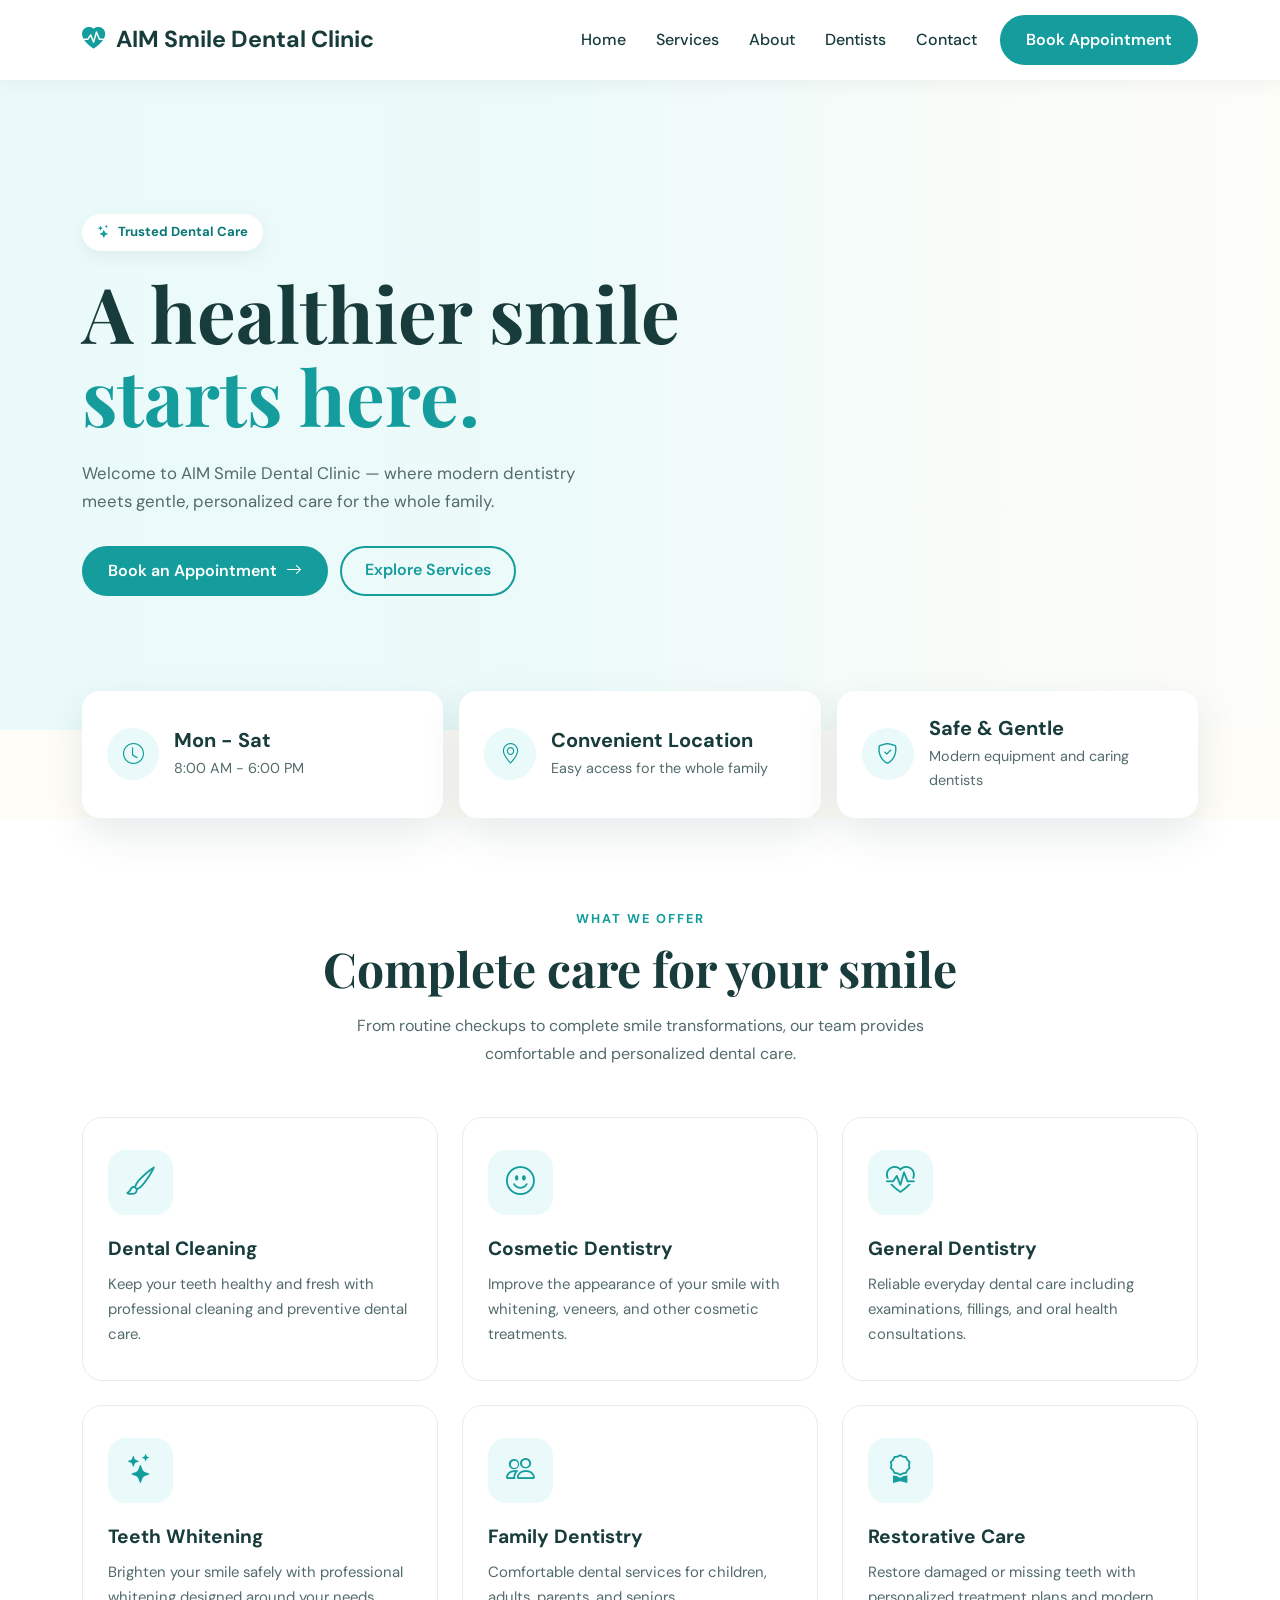
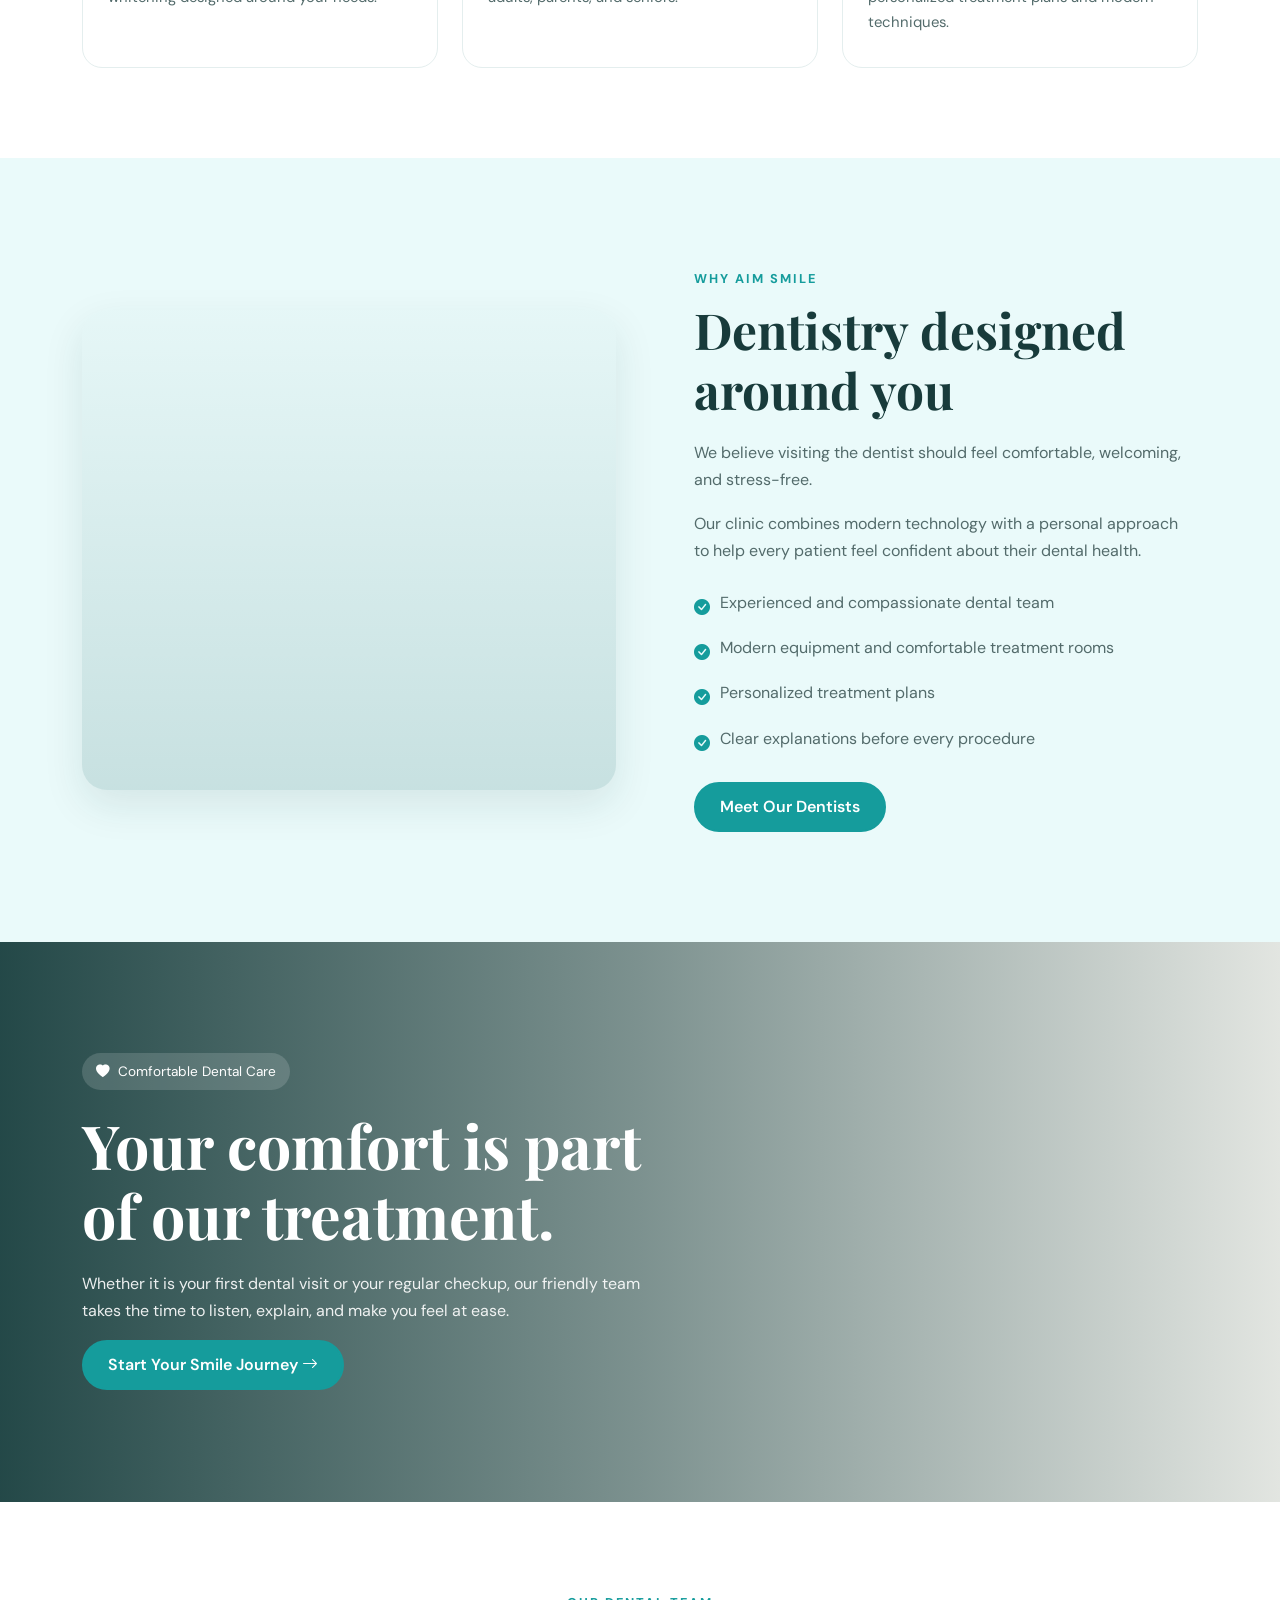
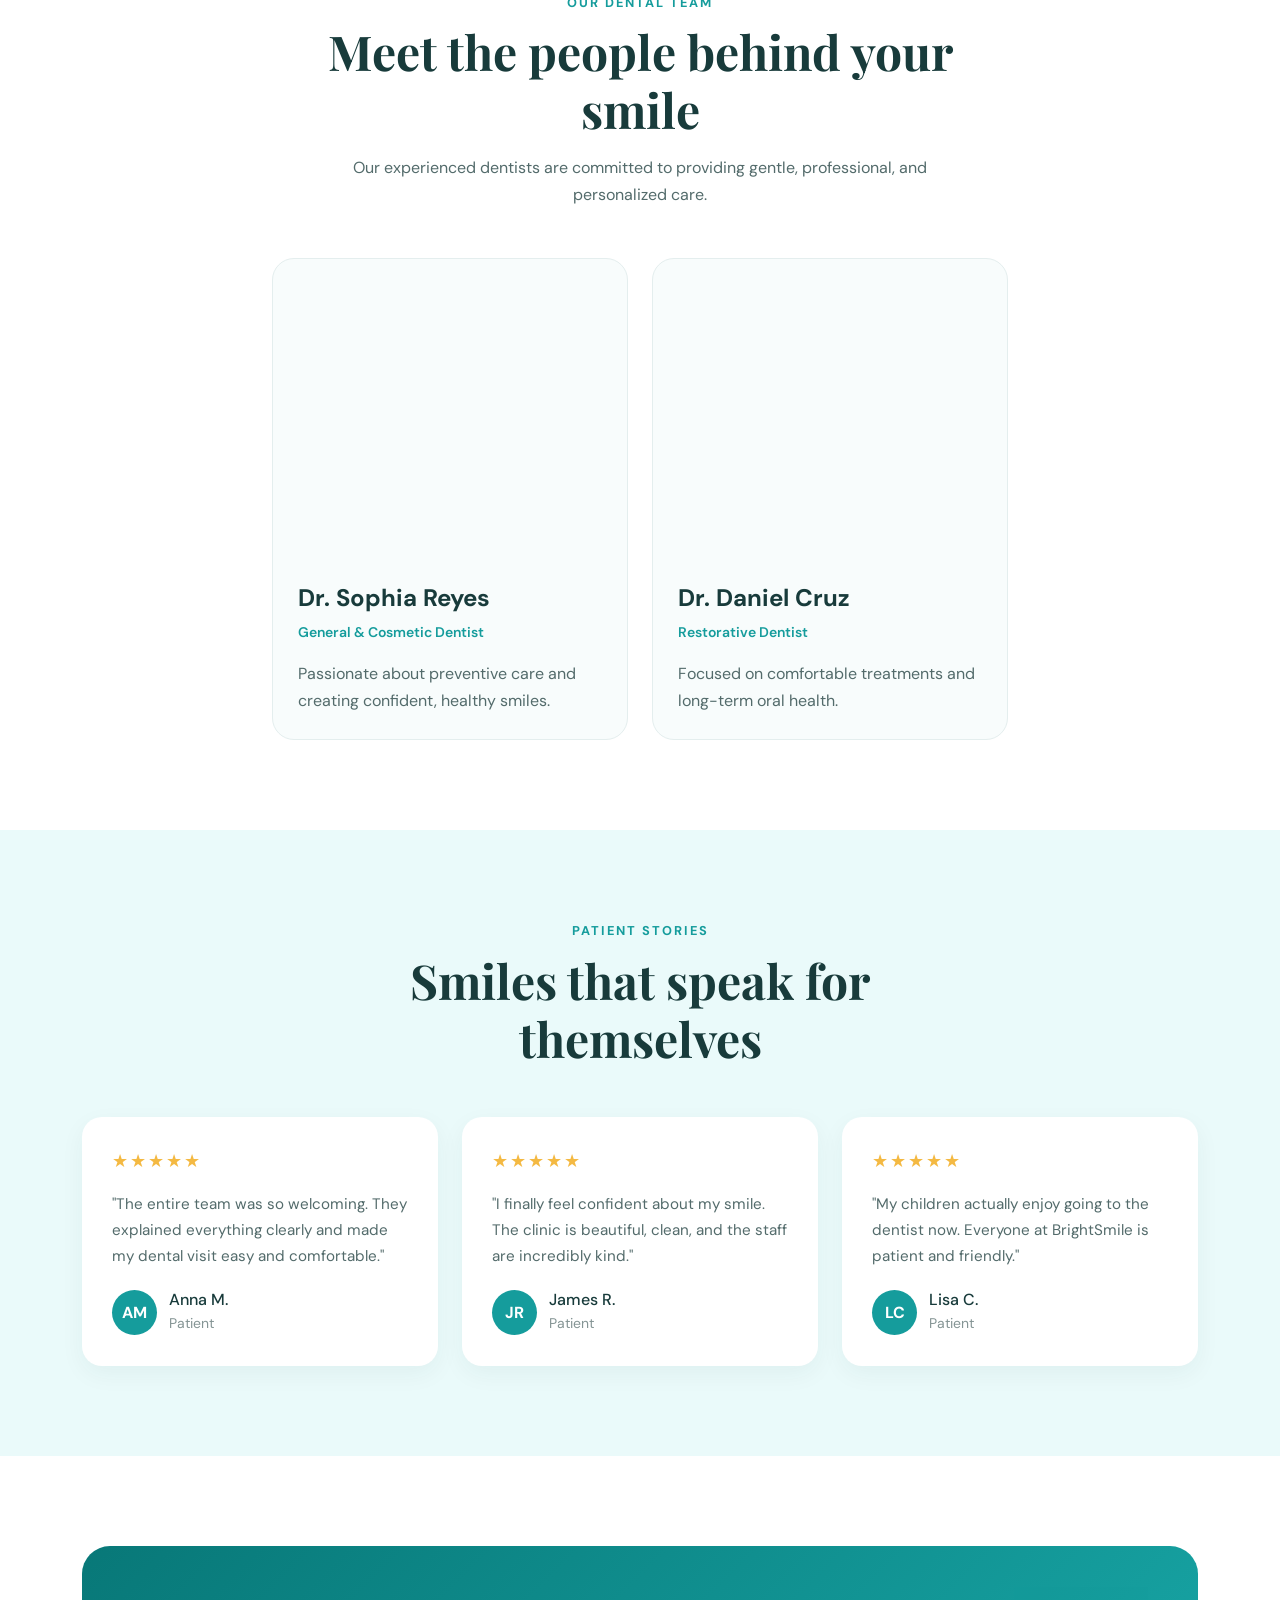
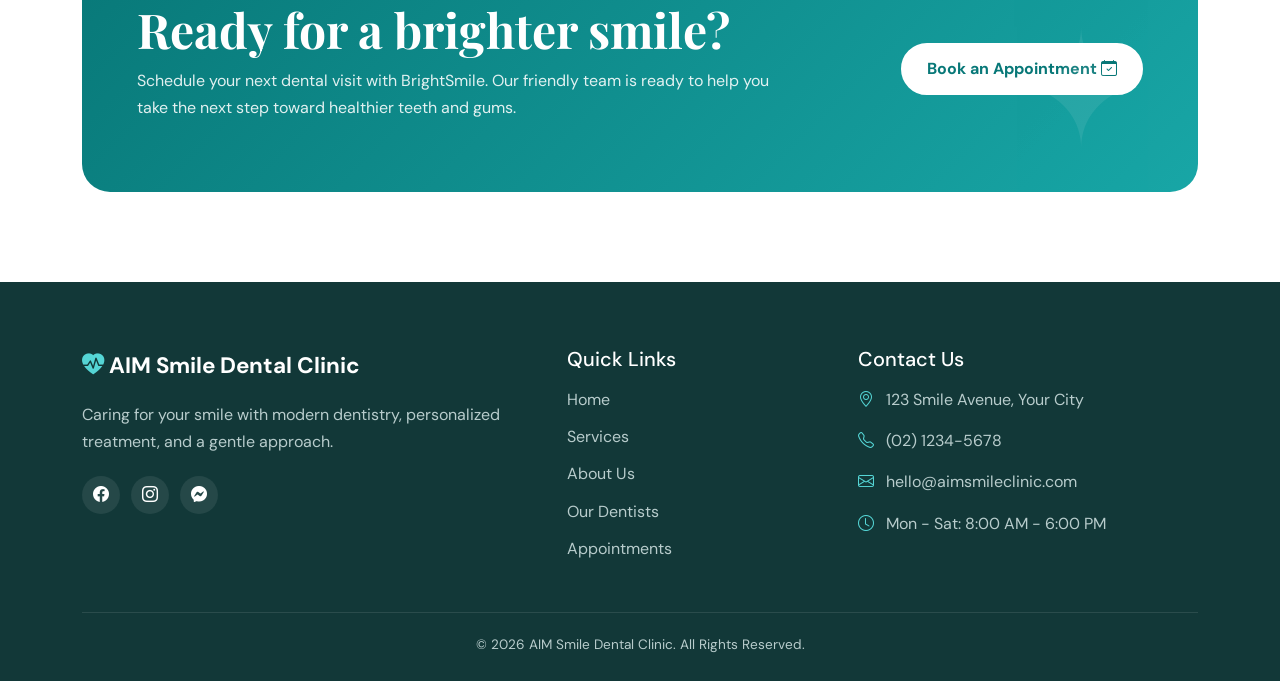
<file: index.html>
<!DOCTYPE html>
<html lang="en">
<head>
    <meta charset="UTF-8">
    <meta name="viewport" content="width=device-width, initial-scale=1.0">

    <title>AIM Smile Dental Clinic</title>

    <!-- Bootstrap 5 CSS -->
    <link
        href="https://cdn.jsdelivr.net/npm/bootstrap@5.3.3/dist/css/bootstrap.min.css"
        rel="stylesheet"
    >

    <!-- Bootstrap Icons -->
    <link
        rel="stylesheet"
        href="https://cdn.jsdelivr.net/npm/bootstrap-icons@1.11.3/font/bootstrap-icons.min.css"
    >

    <!-- Google Fonts -->
    <link rel="preconnect" href="https://fonts.googleapis.com">
    <link rel="preconnect" href="https://fonts.gstatic.com" crossorigin>
    <link
        href="https://fonts.googleapis.com/css2?family=DM+Sans:wght@400;500;600;700&family=Playfair+Display:wght@600;700&display=swap"
        rel="stylesheet"
    >

    <!-- Custom CSS -->
    <link rel="stylesheet" href="style.css">
</head>

<body>

<!-- NAVIGATION -->

<nav class="navbar navbar-expand-lg navbar-light sticky-top">
    <div class="container">

        <a class="navbar-brand" href="#home">
            <i class="bi bi-heart-pulse-fill"></i>
            AIM Smile Dental Clinic
        </a>

        <button
            class="navbar-toggler"
            type="button"
            data-bs-toggle="collapse"
            data-bs-target="#navbarNav"
            aria-controls="navbarNav"
            aria-expanded="false"
            aria-label="Toggle navigation"
        >
            <i class="bi bi-list"></i>
        </button>

        <div class="collapse navbar-collapse" id="navbarNav">

            <ul class="navbar-nav ms-auto align-items-lg-center">

                <li class="nav-item">
                    <a class="nav-link" href="#home">Home</a>
                </li>

                <li class="nav-item">
                    <a class="nav-link" href="#services">Services</a>
                </li>

                <li class="nav-item">
                    <a class="nav-link" href="#about">About</a>
                </li>

                <li class="nav-item">
                    <a class="nav-link" href="#dentists">Dentists</a>
                </li>

                <li class="nav-item">
                    <a class="nav-link" href="#contact">Contact</a>
                </li>

                <li class="nav-item ms-lg-2">
                    <a href="#appointment" class="btn btn-main">
                        Book Appointment
                    </a>
                </li>

            </ul>

        </div>
    </div>
</nav>


<!-- HERO SECTION-->

<main>

<section id="home" class="hero">

    <div class="container">

        <div class="hero-content">

            <span class="hero-label">
                <i class="bi bi-stars"></i>
                Trusted Dental Care
            </span>

            <h1>
                A healthier smile
                <span>starts here.</span>
            </h1>

            <p>
                Welcome to AIM Smile Dental Clinic — where modern
                dentistry meets gentle, personalized care for the
                whole family.
            </p>

            <div class="hero-buttons">

                <a href="#appointment" class="btn btn-main">
                    Book an Appointment
                    <i class="bi bi-arrow-right"></i>
                </a>

                <a href="#services" class="btn btn-outline-main">
                    Explore Services
                </a>

            </div>

        </div>

    </div>

</section>


<!--QUICK INFORMATION-->

<section class="quick-info">

    <div class="container">

        <div class="row g-3">

            <div class="col-md-4">

                <div class="info-box">

                    <div class="info-icon">
                        <i class="bi bi-clock"></i>
                    </div>

                    <div>
                        <h5>Mon - Sat</h5>
                        <p>8:00 AM - 6:00 PM</p>
                    </div>

                </div>

            </div>


            <div class="col-md-4">

                <div class="info-box">

                    <div class="info-icon">
                        <i class="bi bi-geo-alt"></i>
                    </div>

                    <div>
                        <h5>Convenient Location</h5>
                        <p>Easy access for the whole family</p>
                    </div>

                </div>

            </div>


            <div class="col-md-4">

                <div class="info-box">

                    <div class="info-icon">
                        <i class="bi bi-shield-check"></i>
                    </div>

                    <div>
                        <h5>Safe & Gentle</h5>
                        <p>Modern equipment and caring dentists</p>
                    </div>

                </div>

            </div>

        </div>

    </div>

</section>


<!--  SERVICES -->

<section id="services" class="section-padding services-section">

    <div class="container">

        <div class="section-title">

            <div class="small-title">
                What We Offer
            </div>

            <h2>
                Complete care for your smile
            </h2>

            <p>
                From routine checkups to complete smile transformations,
                our team provides comfortable and personalized dental care.
            </p>

        </div>


        <div class="row g-4">

            <!-- Service 1 -->
            <div class="col-md-6 col-lg-4">

                <article class="service-card">

                    <div class="service-icon">
                        <i class="bi bi-brush"></i>
                    </div>

                    <h4>Dental Cleaning</h4>

                    <p>
                        Keep your teeth healthy and fresh with professional
                        cleaning and preventive dental care.
                    </p>

                </article>

            </div>


            <!-- Service 2 -->
            <div class="col-md-6 col-lg-4">

                <article class="service-card">

                    <div class="service-icon">
                        <i class="bi bi-emoji-smile"></i>
                    </div>

                    <h4>Cosmetic Dentistry</h4>

                    <p>
                        Improve the appearance of your smile with whitening,
                        veneers, and other cosmetic treatments.
                    </p>

                </article>

            </div>


            <!-- Service 3 -->
            <div class="col-md-6 col-lg-4">

                <article class="service-card">

                    <div class="service-icon">
                        <i class="bi bi-heart-pulse"></i>
                    </div>

                    <h4>General Dentistry</h4>

                    <p>
                        Reliable everyday dental care including examinations,
                        fillings, and oral health consultations.
                    </p>

                </article>

            </div>


            <!-- Service 4 -->
            <div class="col-md-6 col-lg-4">

                <article class="service-card">

                    <div class="service-icon">
                        <i class="bi bi-stars"></i>
                    </div>

                    <h4>Teeth Whitening</h4>

                    <p>
                        Brighten your smile safely with professional whitening
                        designed around your needs.
                    </p>

                </article>

            </div>


            <!-- Service 5 -->
            <div class="col-md-6 col-lg-4">

                <article class="service-card">

                    <div class="service-icon">
                        <i class="bi bi-people"></i>
                    </div>

                    <h4>Family Dentistry</h4>

                    <p>
                        Comfortable dental services for children, adults,
                        parents, and seniors.
                    </p>

                </article>

            </div>


            <!-- Service 6 -->
            <div class="col-md-6 col-lg-4">

                <article class="service-card">

                    <div class="service-icon">
                        <i class="bi bi-award"></i>
                    </div>

                    <h4>Restorative Care</h4>

                    <p>
                        Restore damaged or missing teeth with personalized
                        treatment plans and modern techniques.
                    </p>

                </article>

            </div>

        </div>

    </div>

</section>


<!-- =========================
     ABOUT SECTION
========================= -->

<section id="about" class="section-padding about-section">

    <div class="container">

        <div class="row align-items-center g-5">

            <div class="col-lg-6">

                <div
                    class="about-image"
                    role="img"
                    aria-label="Modern dental clinic"
                ></div>

            </div>


            <div class="col-lg-6">

                <div class="about-content">

                    <div class="small-title">
                        Why AIM Smile
                    </div>

                    <h2>
                        Dentistry designed around you
                    </h2>

                    <p>
                        We believe visiting the dentist should feel
                        comfortable, welcoming, and stress-free.
                    </p>

                    <p>
                        Our clinic combines modern technology with a
                        personal approach to help every patient feel
                        confident about their dental health.
                    </p>


                    <ul class="check-list">

                        <li>
                            <i class="bi bi-check-circle-fill"></i>
                            Experienced and compassionate dental team
                        </li>

                        <li>
                            <i class="bi bi-check-circle-fill"></i>
                            Modern equipment and comfortable treatment rooms
                        </li>

                        <li>
                            <i class="bi bi-check-circle-fill"></i>
                            Personalized treatment plans
                        </li>

                        <li>
                            <i class="bi bi-check-circle-fill"></i>
                            Clear explanations before every procedure
                        </li>

                    </ul>

                    <a href="#dentists" class="btn btn-main">
                        Meet Our Dentists
                    </a>

                </div>

            </div>

        </div>

    </div>

</section>


<!-- LARGE IMAGE SECTION-->

<section class="comfort-section">

    <div class="container">

        <div class="comfort-content">

            <span class="comfort-badge">
                <i class="bi bi-heart-fill"></i>
                Comfortable Dental Care
            </span>

            <h2>
                Your comfort is part of our treatment.
            </h2>

            <p>
                Whether it is your first dental visit or your regular
                checkup, our friendly team takes the time to listen,
                explain, and make you feel at ease.
            </p>

            <a href="#appointment" class="btn btn-main">
                Start Your Smile Journey
                <i class="bi bi-arrow-right"></i>
            </a>

        </div>

    </div>

</section>


<!-- DENTISTS -->

<section id="dentists" class="section-padding dentist-section">

    <div class="container">

        <div class="section-title">

            <div class="small-title">
                Our Dental Team
            </div>

            <h2>
                Meet the people behind your smile
            </h2>

            <p>
                Our experienced dentists are committed to providing
                gentle, professional, and personalized care.
            </p>

        </div>


        <div class="row g-4 justify-content-center">

            <div class="col-md-6 col-lg-4">

                <article class="dentist-card">

                    <div
                        class="dentist-photo dentist-one"
                        role="img"
                        aria-label="Female dentist"
                    ></div>

                    <div class="dentist-info">

                        <h4>Dr. Sophia Reyes</h4>

                        <small>
                            General & Cosmetic Dentist
                        </small>

                        <p>
                            Passionate about preventive care and creating
                            confident, healthy smiles.
                        </p>

                    </div>

                </article>

            </div>


            <div class="col-md-6 col-lg-4">

                <article class="dentist-card">

                    <div
                        class="dentist-photo dentist-two"
                        role="img"
                        aria-label="Male dentist"
                    ></div>

                    <div class="dentist-info">

                        <h4>Dr. Daniel Cruz</h4>

                        <small>
                            Restorative Dentist
                        </small>

                        <p>
                            Focused on comfortable treatments and
                            long-term oral health.
                        </p>

                    </div>

                </article>

            </div>

        </div>

    </div>

</section>


<!-- TESTIMONIALS-->

<section class="section-padding testimonial-section">

    <div class="container">

        <div class="section-title">

            <div class="small-title">
                Patient Stories
            </div>

            <h2>
                Smiles that speak for themselves
            </h2>

        </div>


        <div class="row g-4">

            <div class="col-md-4">

                <article class="testimonial">

                    <div class="stars">
                        ★★★★★
                    </div>

                    <p>
                        "The entire team was so welcoming. They explained
                        everything clearly and made my dental visit easy
                        and comfortable."
                    </p>

                    <div class="patient">

                        <div class="patient-avatar">
                            AM
                        </div>

                        <div>
                            <h6>Anna M.</h6>
                            <small>Patient</small>
                        </div>

                    </div>

                </article>

            </div>


            <div class="col-md-4">

                <article class="testimonial">

                    <div class="stars">
                        ★★★★★
                    </div>

                    <p>
                        "I finally feel confident about my smile. The
                        clinic is beautiful, clean, and the staff are
                        incredibly kind."
                    </p>

                    <div class="patient">

                        <div class="patient-avatar">
                            JR
                        </div>

                        <div>
                            <h6>James R.</h6>
                            <small>Patient</small>
                        </div>

                    </div>

                </article>

            </div>


            <div class="col-md-4">

                <article class="testimonial">

                    <div class="stars">
                        ★★★★★
                    </div>

                    <p>
                        "My children actually enjoy going to the dentist
                        now. Everyone at BrightSmile is patient and friendly."
                    </p>

                    <div class="patient">

                        <div class="patient-avatar">
                            LC
                        </div>

                        <div>
                            <h6>Lisa C.</h6>
                            <small>Patient</small>
                        </div>

                    </div>

                </article>

            </div>

        </div>

    </div>

</section>


<!-- APPOINTMENT -->

<section id="appointment" class="section-padding appointment-section">

    <div class="container">

        <div class="appointment-box">

            <div class="row align-items-center">

                <div class="col-lg-8">

                    <h2>
                        Ready for a brighter smile?
                    </h2>

                    <p>
                        Schedule your next dental visit with BrightSmile.
                        Our friendly team is ready to help you take the
                        next step toward healthier teeth and gums.
                    </p>

                </div>

                <div class="col-lg-4 text-lg-end">

                    <a
                        href="mailto:hello@gmail.com"
                        class="btn btn-white"
                    >
                        Book an Appointment
                        <i class="bi bi-calendar-check"></i>
                    </a>

                </div>

            </div>

        </div>

    </div>

</section>

</main>


<!-- =========================
     FOOTER
========================= -->

<footer id="contact">

    <div class="container">

        <div class="row g-5">

            <div class="col-lg-5">

                <a href="#home" class="footer-brand">
                    <i class="bi bi-heart-pulse-fill"></i>
                    AIM Smile Dental Clinic
                </a>

                <p class="mt-3">
                    Caring for your smile with modern dentistry,
                    personalized treatment, and a gentle approach.
                </p>

                <div class="social-links">

                    <a href="#" aria-label="Facebook">
                        <i class="bi bi-facebook"></i>
                    </a>

                    <a href="#" aria-label="Instagram">
                        <i class="bi bi-instagram"></i>
                    </a>

                    <a href="#" aria-label="Messenger">
                        <i class="bi bi-messenger"></i>
                    </a>

                </div>

            </div>


            <div class="col-6 col-lg-3">

                <h5>Quick Links</h5>

                <ul class="footer-links">

                    <li>
                        <a href="#home">Home</a>
                    </li>

                    <li>
                        <a href="#services">Services</a>
                    </li>

                    <li>
                        <a href="#about">About Us</a>
                    </li>

                    <li>
                        <a href="#dentists">Our Dentists</a>
                    </li>

                    <li>
                        <a href="#appointment">Appointments</a>
                    </li>

                </ul>

            </div>


            <div class="col-6 col-lg-4">

                <h5>Contact Us</h5>

                <ul class="contact-list">

                    <li>
                        <i class="bi bi-geo-alt"></i>
                        123 Smile Avenue, Your City
                    </li>

                    <li>
                        <i class="bi bi-telephone"></i>
                        (02) 1234-5678
                    </li>

                    <li>
                        <i class="bi bi-envelope"></i>
                        hello@aimsmileclinic.com
                    </li>

                    <li>
                        <i class="bi bi-clock"></i>
                        Mon - Sat: 8:00 AM - 6:00 PM
                    </li>

                </ul>

            </div>

        </div>


        <div class="copyright">
            © 2026 AIM Smile Dental Clinic. All Rights Reserved.
        </div>

    </div>

</footer>


<!-- Bootstrap 5 JavaScript -->
<script
    src="https://cdn.jsdelivr.net/npm/bootstrap@5.3.3/dist/js/bootstrap.bundle.min.js">
</script>

</body>
</html>
</file>
<file: style.css>
:root {
    --primary: #159c9c;
    --primary-dark: #087878;
    --light-blue: #eafafa;
    --cream: #fffdf8;
    --dark: #183b3b;
    --text: #536b6b;
    --white: #ffffff;
    --border: #e4eeee;
    --shadow: 0 15px 40px rgba(24, 59, 59, 0.10);
}

* {
    box-sizing: border-box;
}

html {
    scroll-behavior: smooth;
}

body {
    margin: 0;
    font-family: "DM Sans", sans-serif;
    color: var(--text);
    background: var(--cream);
    line-height: 1.7;
}

h1,
h2,
h3,
h4 {
    color: var(--dark);
    font-weight: 700;
}

h1,
h2 {
    font-family: "Playfair Display", serif;
}

a {
    text-decoration: none;
}

.section-padding {
    padding: 90px 0;
}


.btn-main {
    display: inline-block;
    background: var(--primary);
    color: white;
    border: 2px solid var(--primary);
    padding: 11px 24px;
    border-radius: 30px;
    font-weight: 600;
    transition: all 0.3s ease;
}

.btn-main:hover {
    background: var(--primary-dark);
    border-color: var(--primary-dark);
    color: white;
    transform: translateY(-2px);
}

.btn-outline-main {
    display: inline-block;
    color: var(--primary);
    border: 2px solid var(--primary);
    padding: 10px 23px;
    border-radius: 30px;
    font-weight: 600;
    transition: all 0.3s ease;
}

.btn-outline-main:hover {
    background: var(--primary);
    color: white;
}

.btn-white {
    display: inline-block;
    background: white;
    color: var(--primary-dark);
    border: 2px solid white;
    padding: 12px 24px;
    border-radius: 30px;
    font-weight: 700;
    transition: 0.3s ease;
}

.btn-white:hover {
    background: var(--cream);
    color: var(--primary-dark);
    transform: translateY(-2px);
}


.navbar {
    background: rgba(255, 255, 255, 0.97);
    padding: 15px 0;
    box-shadow: 0 3px 20px rgba(0, 0, 0, 0.05);
}

.navbar-brand {
    color: var(--dark) !important;
    font-size: 1.45rem;
    font-weight: 700;
}

.navbar-brand i {
    color: var(--primary);
    margin-right: 6px;
}

.nav-link {
    color: var(--dark) !important;
    font-weight: 500;
    margin: 0 7px;
    transition: 0.3s;
}

.nav-link:hover {
    color: var(--primary) !important;
}

.navbar-toggler {
    border: none;
}

.navbar-toggler:focus {
    box-shadow: none;
}

.navbar-toggler i {
    color: var(--dark);
    font-size: 1.8rem;
}



.section-title {
    max-width: 650px;
    margin: 0 auto 50px;
    text-align: center;
}

.small-title {
    color: var(--primary);
    text-transform: uppercase;
    font-size: 0.8rem;
    font-weight: 700;
    letter-spacing: 2px;
    margin-bottom: 10px;
}

.section-title h2 {
    font-size: clamp(2rem, 4vw, 3rem);
    margin-bottom: 15px;
}

.section-title p {
    margin: 0;
}



.hero {
    min-height: 650px;
    display: flex;
    align-items: center;
    position: relative;
    overflow: hidden;

    background:
        linear-gradient(
            90deg,
            rgba(234, 250, 250, 0.98) 0%,
            rgba(234, 250, 250, 0.90) 43%,
            rgba(234, 250, 250, 0.35) 75%,
            rgba(234, 250, 250, 0.10) 100%
        ),
        url("https://images.unsplash.com/photo-1606811971618-4486d14f3f99?auto=format&fit=crop&w=1800&q=85");

    background-size: cover;
    background-position: center;
}

.hero-content {
    max-width: 600px;
    padding: 80px 0;
}

.hero-label {
    display: inline-block;
    background: white;
    color: var(--primary-dark);
    padding: 7px 15px;
    border-radius: 30px;
    font-size: 0.82rem;
    font-weight: 700;
    margin-bottom: 20px;
    box-shadow: 0 5px 20px rgba(0, 0, 0, 0.06);
}

.hero-label i {
    color: var(--primary);
    margin-right: 5px;
}

.hero h1 {
    font-size: clamp(2.7rem, 6vw, 4.8rem);
    line-height: 1.08;
    margin-bottom: 22px;
}

.hero h1 span {
    color: var(--primary);
    display: block;
}

.hero p {
    font-size: 1.05rem;
    max-width: 540px;
    margin-bottom: 30px;
}

.hero-buttons {
    display: flex;
    gap: 12px;
    flex-wrap: wrap;
}

.hero-buttons i {
    margin-left: 5px;
}



.quick-info {
    margin-top: -55px;
    position: relative;
    z-index: 5;
}

.info-box {
    background: white;
    border-radius: 18px;
    padding: 25px;
    height: 100%;
    box-shadow: var(--shadow);

    display: flex;
    align-items: center;
    gap: 15px;
}

.info-icon {
    width: 52px;
    height: 52px;
    min-width: 52px;

    display: flex;
    align-items: center;
    justify-content: center;

    border-radius: 50%;
    background: var(--light-blue);
    color: var(--primary);
    font-size: 1.3rem;
}

.info-box h5 {
    color: var(--dark);
    margin: 0 0 4px;
    font-weight: 700;
}

.info-box p {
    margin: 0;
    font-size: 0.9rem;
}



.services-section {
    background: white;
}

.service-card {
    height: 100%;
    background: white;
    border: 1px solid var(--border);
    border-radius: 20px;
    padding: 32px 25px;
    transition: all 0.3s ease;
}

.service-card:hover {
    transform: translateY(-8px);
    border-color: transparent;
    box-shadow: var(--shadow);
}

.service-icon {
    width: 65px;
    height: 65px;

    display: flex;
    align-items: center;
    justify-content: center;

    border-radius: 18px;
    background: var(--light-blue);
    color: var(--primary);

    font-size: 1.8rem;
    margin-bottom: 22px;
}

.service-card h4 {
    font-size: 1.2rem;
    margin-bottom: 12px;
}

.service-card p {
    font-size: 0.93rem;
    margin: 0;
}



.about-section {
    background: var(--light-blue);
}

.about-image {
    min-height: 480px;

    border-radius: 25px;

    background:
        linear-gradient(
            0deg,
            rgba(0, 80, 80, 0.15),
            rgba(0, 80, 80, 0.02)
        ),
        url("https://images.unsplash.com/photo-1629909613654-28e377c37b09?auto=format&fit=crop&w=1000&q=85");

    background-size: cover;
    background-position: center;

    box-shadow: var(--shadow);
}

.about-content {
    padding: 20px 10px 20px 30px;
}

.about-content h2 {
    font-size: clamp(2rem, 4vw, 3.1rem);
    margin-bottom: 20px;
}

.check-list {
    list-style: none;
    padding: 0;
    margin: 25px 0;
}

.check-list li {
    margin-bottom: 13px;
    display: flex;
    gap: 10px;
    align-items: flex-start;
}

.check-list i {
    color: var(--primary);
    margin-top: 5px;
}


.comfort-section {
    min-height: 560px;

    display: flex;
    align-items: center;

    background:
        linear-gradient(
            90deg,
            rgba(17, 57, 57, 0.92),
            rgba(17, 57, 57, 0.55),
            rgba(17, 57, 57, 0.12)
        ),
        url("https://images.unsplash.com/photo-1588776814546-1ffcf47267a5?auto=format&fit=crop&w=1800&q=85");

    background-size: cover;
    background-position: center;
}

.comfort-content {
    max-width: 580px;
    padding: 80px 0;
    color: white;
}

.comfort-content h2 {
    color: white;
    font-size: clamp(2.3rem, 5vw, 3.8rem);
    line-height: 1.15;
    margin-bottom: 20px;
}

.comfort-content p {
    color: rgba(255, 255, 255, 0.9);
}

.comfort-badge {
    display: inline-flex;
    align-items: center;
    gap: 8px;

    background: rgba(255, 255, 255, 0.15);
    color: white;

    padding: 7px 14px;
    border-radius: 30px;

    font-size: 0.85rem;
    margin-bottom: 20px;
}


.dentist-section {
    background: white;
}

.dentist-card {
    height: 100%;
    overflow: hidden;

    background: #f8fcfc;

    border-radius: 22px;
    border: 1px solid var(--border);
}

.dentist-photo {
    height: 300px;

    background-size: cover;
    background-position: center;
}

.dentist-one {
    background-image:
        url("https://images.unsplash.com/photo-1594824476967-48c8b964273f?auto=format&fit=crop&w=700&q=85");
}

.dentist-two {
    background-image:
        url("https://images.unsplash.com/photo-1550831107-1553da8c8464?auto=format&fit=crop&w=700&q=85");
}

.dentist-info {
    padding: 25px;
}

.dentist-info h4 {
    margin-bottom: 5px;
}

.dentist-info small {
    color: var(--primary);
    font-weight: 600;
}

.dentist-info p {
    margin: 15px 0 0;
}



.testimonial-section {
    background: var(--light-blue);
}

.testimonial {
    height: 100%;
    background: white;

    border-radius: 20px;
    padding: 30px;

    box-shadow: 0 8px 25px rgba(24, 59, 59, 0.05);
}

.stars {
    color: #f4b942;
    font-size: 1.1rem;
    letter-spacing: 2px;
    margin-bottom: 15px;
}

.testimonial p {
    font-size: 0.95rem;
}

.patient {
    display: flex;
    align-items: center;
    gap: 12px;
    margin-top: 20px;
}

.patient-avatar {
    width: 45px;
    height: 45px;

    display: flex;
    align-items: center;
    justify-content: center;

    border-radius: 50%;

    background: var(--primary);
    color: white;

    font-weight: 700;
}

.patient h6 {
    margin: 0;
    color: var(--dark);
}

.patient small {
    color: #849494;
}

.appointment-section {
    background: white;
}

.appointment-box {
    position: relative;
    overflow: hidden;

    padding: 55px;

    border-radius: 28px;

    background:
        linear-gradient(
            135deg,
            #087878,
            #18a6a6
        );

    color: white;
}

.appointment-box::after {
    content: "✦";

    position: absolute;
    right: 50px;
    top: 10px;

    font-size: 10rem;

    opacity: 0.08;
}

.appointment-box h2 {
    color: white;
    font-size: clamp(2rem, 4vw, 3rem);
}

.appointment-box p {
    max-width: 650px;
    color: rgba(255, 255, 255, 0.88);
}



footer {
    background: #123838;
    color: #b8cccc;
    padding: 65px 0 25px;
}

.footer-brand {
    color: white !important;
    font-size: 1.4rem;
    font-weight: 700;
}

.footer-brand i {
    color: #55d5d5;
}

footer h5 {
    color: white;
    margin-bottom: 15px;
}

footer p {
    max-width: 500px;
}

.footer-links,
.contact-list {
    list-style: none;
    padding: 0;
    margin: 0;
}

.footer-links li {
    margin-bottom: 10px;
}

.footer-links a {
    color: #b8cccc;
    transition: 0.3s;
}

.footer-links a:hover {
    color: white;
}

.contact-list li {
    margin-bottom: 14px;
}

.contact-list i {
    color: #55d5d5;
    margin-right: 8px;
}

.social-links {
    margin-top: 20px;
}

.social-links a {
    width: 38px;
    height: 38px;

    display: inline-flex;
    align-items: center;
    justify-content: center;

    background: rgba(255, 255, 255, 0.08);

    color: white;

    border-radius: 50%;

    margin-right: 7px;

    transition: 0.3s;
}

.social-links a:hover {
    background: var(--primary);
    transform: translateY(-3px);
}

.copyright {
    border-top: 1px solid rgba(255, 255, 255, 0.1);

    margin-top: 40px;
    padding-top: 20px;

    text-align: center;

    font-size: 0.85rem;
}


@media (max-width: 991px) {

    .hero {
        min-height: 600px;

        background:
            linear-gradient(
                180deg,
                rgba(234, 250, 250, 0.95),
                rgba(234, 250, 250, 0.70)
            ),
            url("https://images.unsplash.com/photo-1606811971618-4486d14f3f99?auto=format&fit=crop&w=1200&q=85");

        background-position: center;
    }

    .hero-content {
        padding: 100px 0 130px;
    }

    .quick-info {
        margin-top: -45px;
    }

    .about-content {
        padding: 20px 0;
    }

    .appointment-box {
        padding: 40px;
    }
}



@media (max-width: 767px) {

    .section-padding {
        padding: 65px 0;
    }

    .hero {
        min-height: 680px;
    }

    .hero-content {
        padding: 80px 10px 120px;
    }

    .hero h1 {
        font-size: 2.8rem;
    }

    .hero p {
        font-size: 0.95rem;
    }

    .hero-buttons {
        flex-direction: column;
        width: 100%;
        align-items: stretch;
    }

    .hero-buttons a {
        text-align: center;
    }

    .quick-info {
        margin-top: -60px;
    }

    .info-box {
        padding: 20px;
    }

    .about-image {
        min-height: 330px;
    }

    .comfort-section {
        min-height: 600px;
    }

    .comfort-content {
        padding: 80px 10px;
    }

    .appointment-box {
        padding: 35px 25px;
        border-radius: 20px;
    }

    .appointment-box .btn-white {
        width: 100%;
        text-align: center;
    }

    .dentist-photo {
        height: 270px;
    }
}


@media (max-width: 480px) {

    .hero {
        min-height: 650px;
    }

    .hero h1 {
        font-size: 2.35rem;
    }

    .hero-label {
        font-size: 0.75rem;
    }

    .section-title h2 {
        font-size: 2rem;
    }

    .btn-main,
    .btn-outline-main {
        width: 100%;
        text-align: center;
    }

    .service-card {
        padding: 27px 22px;
    }

    .appointment-box h2 {
        font-size: 2rem;
    }

}
</file>
